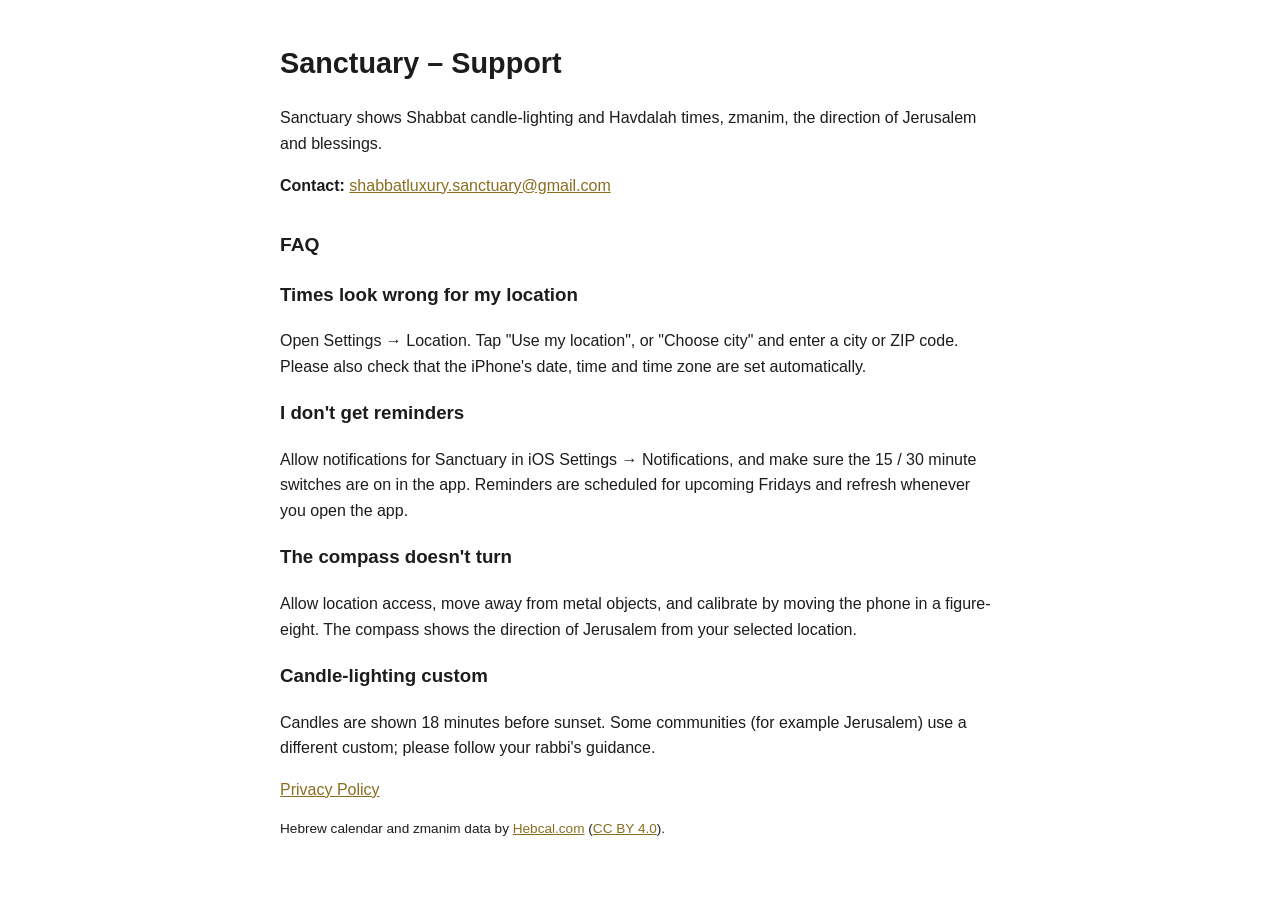
<file: index.html>
<!doctype html>
<html lang="en"><head><meta charset="utf-8"><meta name="viewport" content="width=device-width,initial-scale=1">
<title>Sanctuary &ndash; Support</title><link rel="stylesheet" href="style.css"></head><body>
<h1>Sanctuary &ndash; Support</h1>
<p>Sanctuary shows Shabbat candle-lighting and Havdalah times, zmanim, the direction of Jerusalem and blessings.</p>
<p><strong>Contact:</strong> <a href="mailto:shabbatluxury.sanctuary@gmail.com">shabbatluxury.sanctuary@gmail.com</a></p>

<h2>FAQ</h2>
<h3>Times look wrong for my location</h3>
<p>Open Settings &rarr; Location. Tap "Use my location", or "Choose city" and enter a city or ZIP code. Please also check that the iPhone's date, time and time zone are set automatically.</p>
<h3>I don't get reminders</h3>
<p>Allow notifications for Sanctuary in iOS Settings &rarr; Notifications, and make sure the 15 / 30 minute switches are on in the app. Reminders are scheduled for upcoming Fridays and refresh whenever you open the app.</p>
<h3>The compass doesn't turn</h3>
<p>Allow location access, move away from metal objects, and calibrate by moving the phone in a figure-eight. The compass shows the direction of Jerusalem from your selected location.</p>
<h3>Candle-lighting custom</h3>
<p>Candles are shown 18 minutes before sunset. Some communities (for example Jerusalem) use a different custom; please follow your rabbi's guidance.</p>

<p><a href="privacy.html">Privacy Policy</a></p>
<p style="font-size:.85rem">Hebrew calendar and zmanim data by <a href="https://www.hebcal.com">Hebcal.com</a> (<a href="https://creativecommons.org/licenses/by/4.0/">CC BY 4.0</a>).</p>
</body></html>
</file>
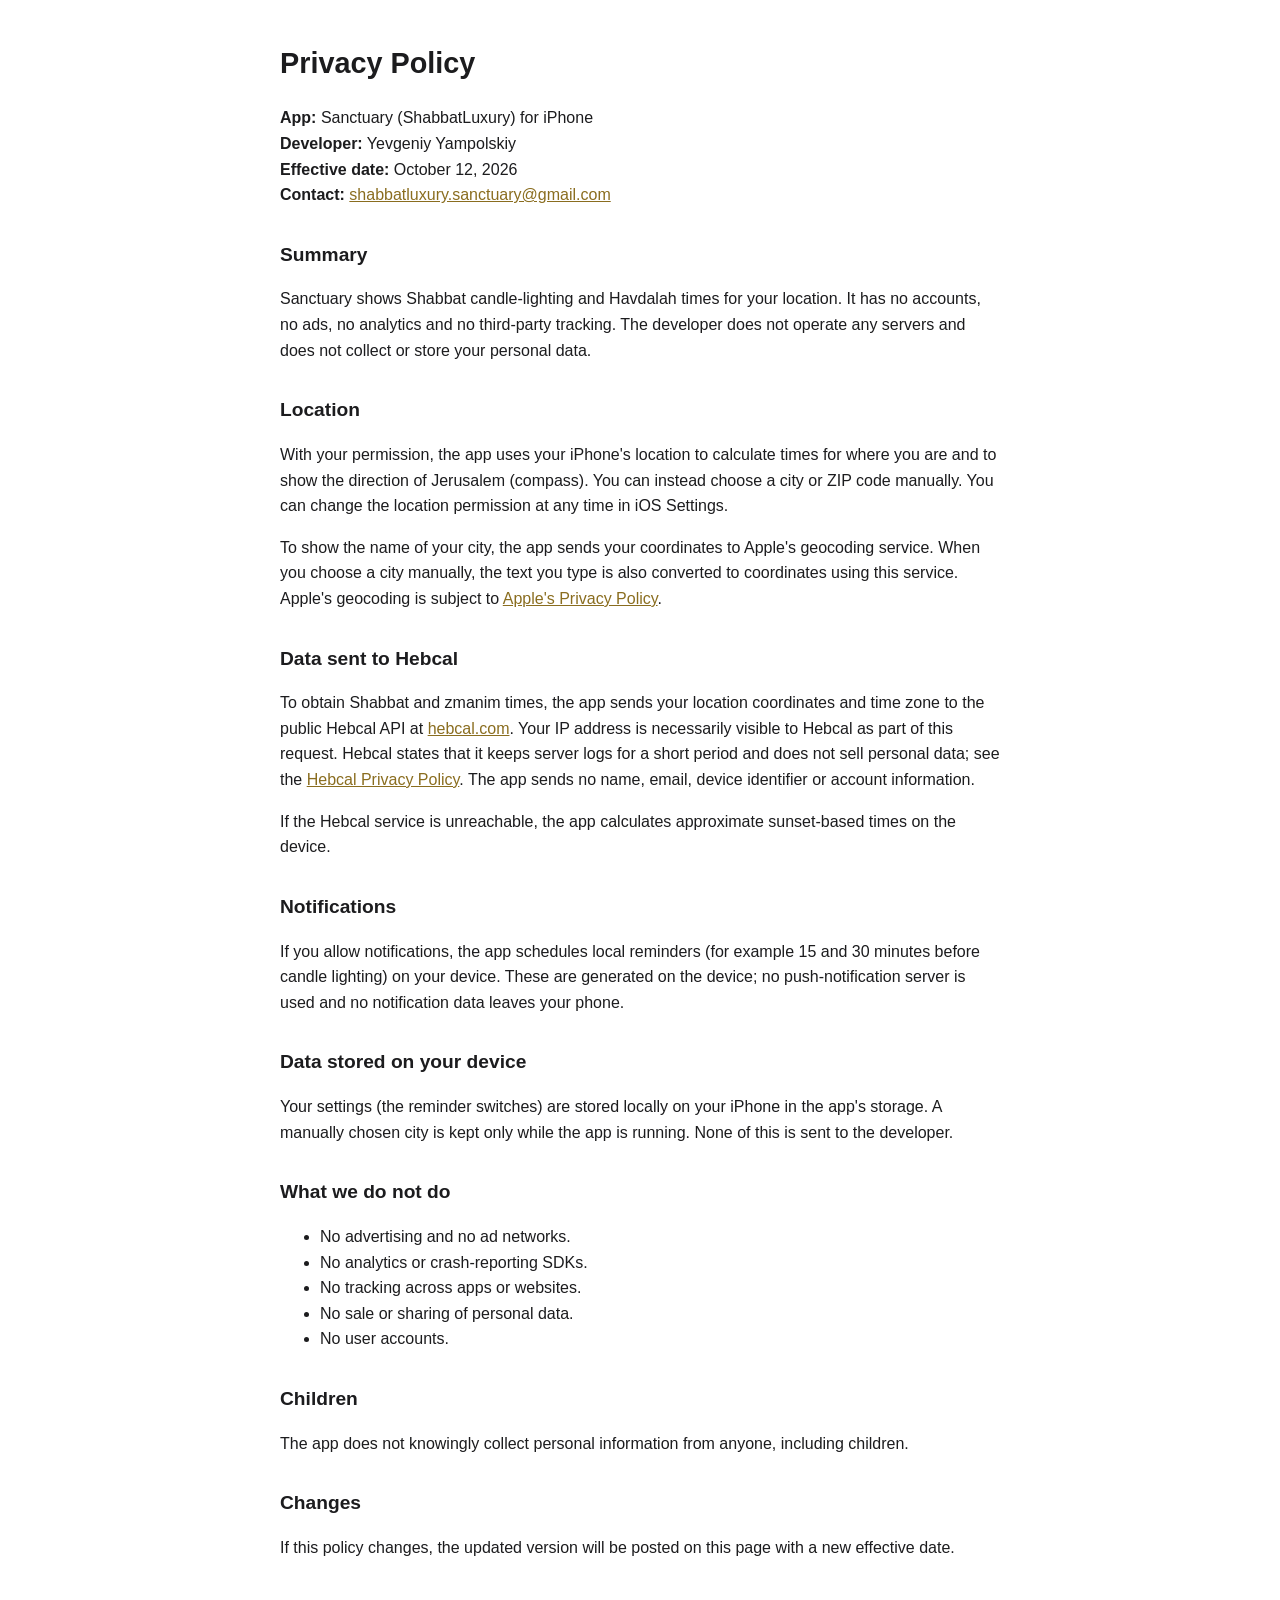
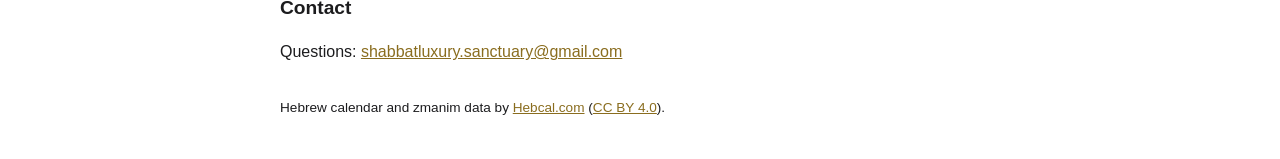
<file: privacy.html>
<!doctype html>
<html lang="en"><head><meta charset="utf-8"><meta name="viewport" content="width=device-width,initial-scale=1">
<title>Sanctuary &ndash; Privacy Policy</title><link rel="stylesheet" href="style.css"></head><body>
<h1>Privacy Policy</h1>
<p><strong>App:</strong> Sanctuary (ShabbatLuxury) for iPhone<br>
<strong>Developer:</strong> Yevgeniy Yampolskiy<br>
<strong>Effective date:</strong> October 12, 2026<br>
<strong>Contact:</strong> <a href="mailto:shabbatluxury.sanctuary@gmail.com">shabbatluxury.sanctuary@gmail.com</a></p>

<h2>Summary</h2>
<p>Sanctuary shows Shabbat candle-lighting and Havdalah times for your location. It has no accounts, no ads, no analytics and no third-party tracking. The developer does not operate any servers and does not collect or store your personal data.</p>

<h2>Location</h2>
<p>With your permission, the app uses your iPhone's location to calculate times for where you are and to show the direction of Jerusalem (compass). You can instead choose a city or ZIP code manually. You can change the location permission at any time in iOS Settings.</p>
<p>To show the name of your city, the app sends your coordinates to Apple's geocoding service. When you choose a city manually, the text you type is also converted to coordinates using this service. Apple's geocoding is subject to <a href="https://www.apple.com/legal/privacy/">Apple's Privacy Policy</a>.</p>

<h2>Data sent to Hebcal</h2>
<p>To obtain Shabbat and zmanim times, the app sends your location coordinates and time zone to the public Hebcal API at <a href="https://www.hebcal.com">hebcal.com</a>. Your IP address is necessarily visible to Hebcal as part of this request. Hebcal states that it keeps server logs for a short period and does not sell personal data; see the <a href="https://www.hebcal.com/home/about/privacy-policy">Hebcal Privacy Policy</a>. The app sends no name, email, device identifier or account information.</p>
<p>If the Hebcal service is unreachable, the app calculates approximate sunset-based times on the device.</p>

<h2>Notifications</h2>
<p>If you allow notifications, the app schedules local reminders (for example 15 and 30 minutes before candle lighting) on your device. These are generated on the device; no push-notification server is used and no notification data leaves your phone.</p>

<h2>Data stored on your device</h2>
<p>Your settings (the reminder switches) are stored locally on your iPhone in the app's storage. A manually chosen city is kept only while the app is running. None of this is sent to the developer.</p>

<h2>What we do not do</h2>
<ul>
<li>No advertising and no ad networks.</li>
<li>No analytics or crash-reporting SDKs.</li>
<li>No tracking across apps or websites.</li>
<li>No sale or sharing of personal data.</li>
<li>No user accounts.</li>
</ul>

<h2>Children</h2>
<p>The app does not knowingly collect personal information from anyone, including children.</p>

<h2>Changes</h2>
<p>If this policy changes, the updated version will be posted on this page with a new effective date.</p>

<h2>Contact</h2>
<p>Questions: <a href="mailto:shabbatluxury.sanctuary@gmail.com">shabbatluxury.sanctuary@gmail.com</a></p>

<p style="font-size:.85rem;margin-top:2rem">Hebrew calendar and zmanim data by <a href="https://www.hebcal.com">Hebcal.com</a> (<a href="https://creativecommons.org/licenses/by/4.0/">CC BY 4.0</a>).</p>
</body></html>
</file>
<file: style.css>
body{font-family:-apple-system,BlinkMacSystemFont,"Segoe UI",Roboto,sans-serif;max-width:720px;margin:40px auto;padding:0 20px;line-height:1.6;color:#1c1c1e;background:#fff}
h1{font-size:1.8rem}h2{font-size:1.2rem;margin-top:2rem}a{color:#8a6d1f}
@media(prefers-color-scheme:dark){body{background:#111;color:#eee}a{color:#d9b95b}}
</file>
